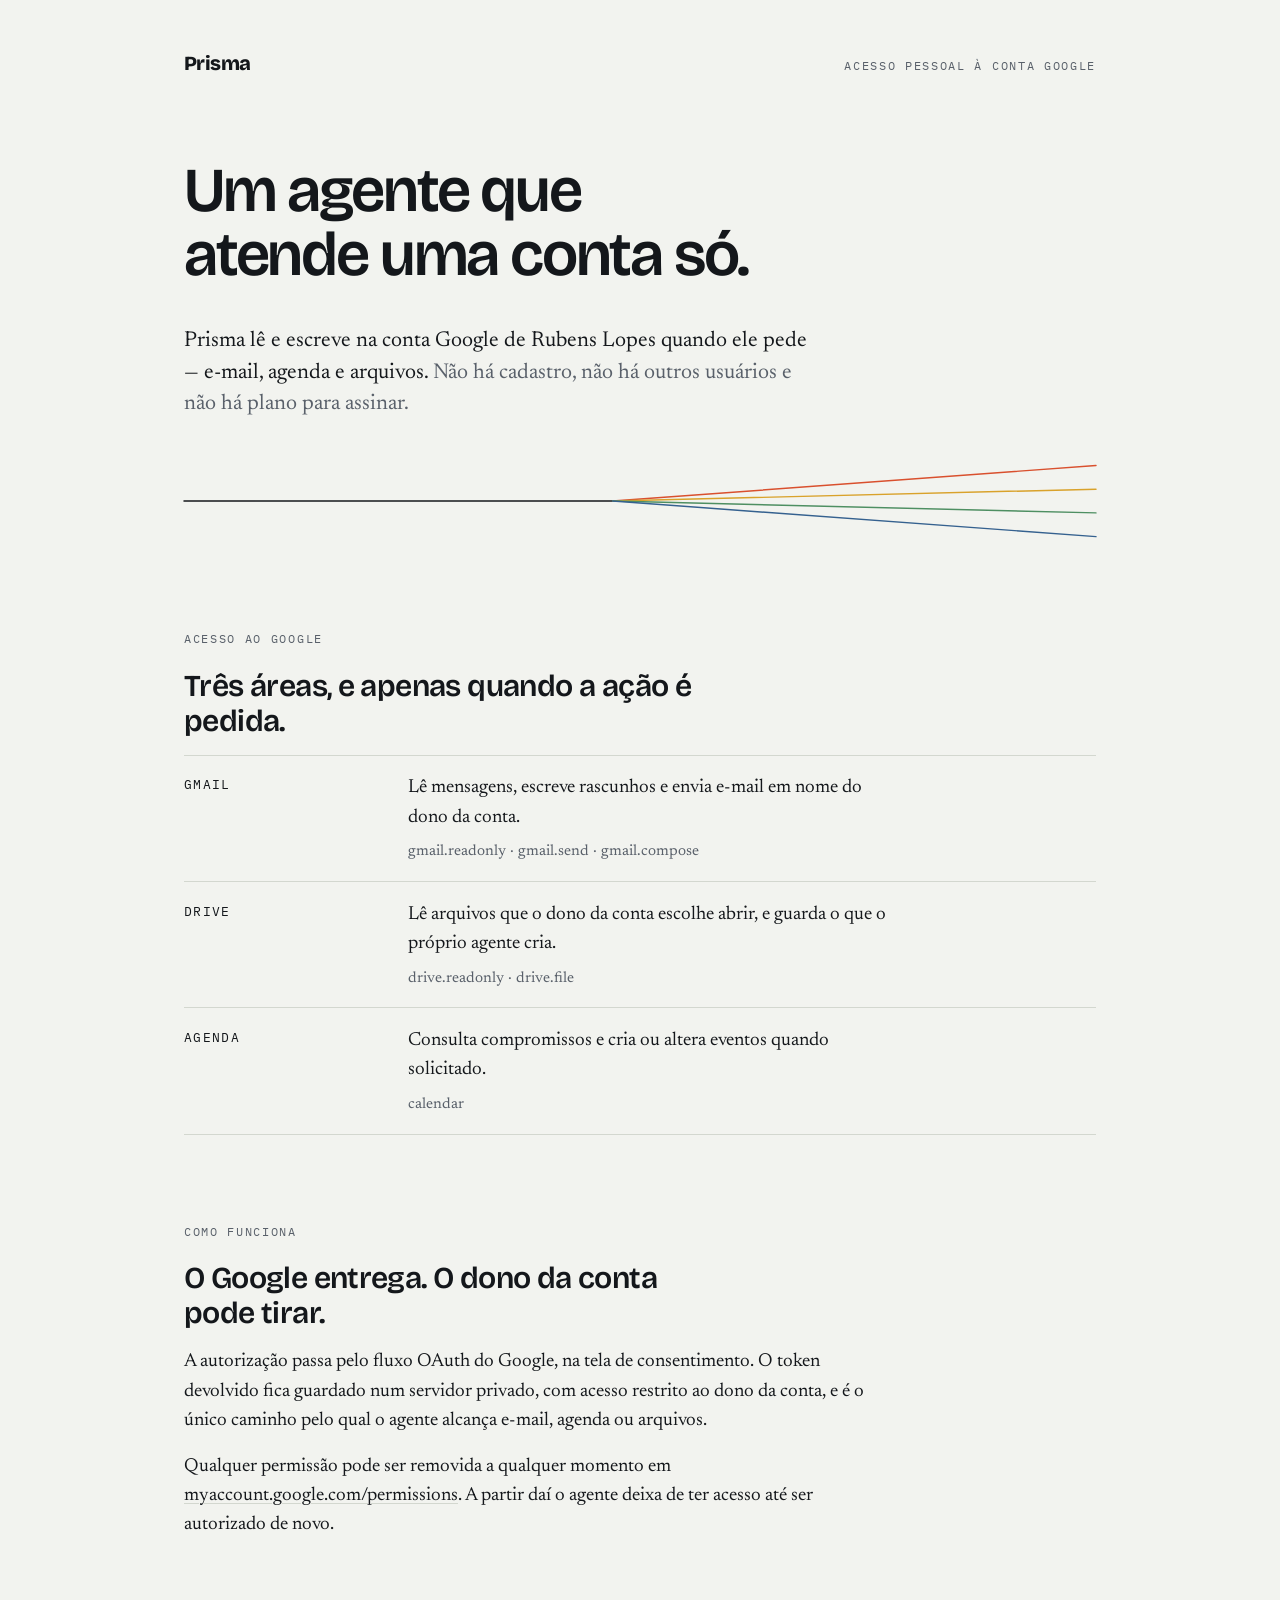
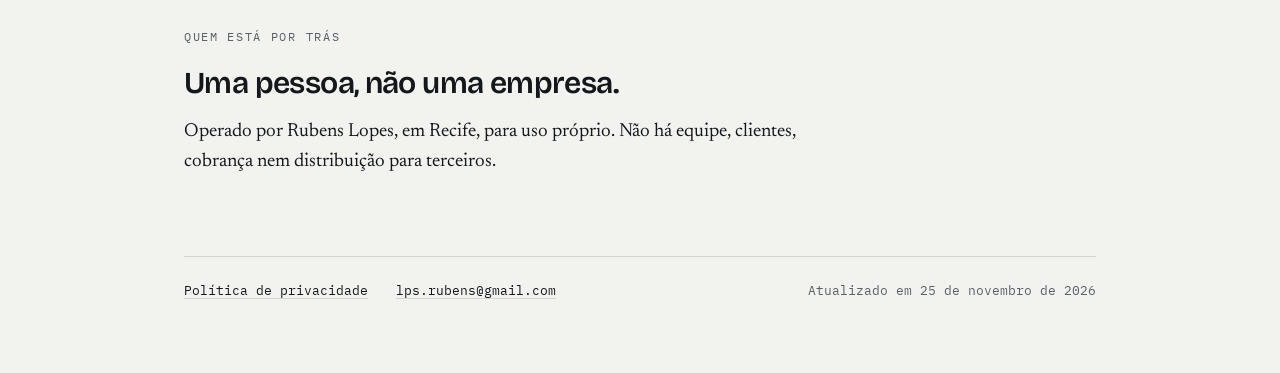
<file: index.html>
<!doctype html>
<html lang="pt-BR">
<head>
<meta charset="utf-8">
<meta name="viewport" content="width=device-width, initial-scale=1">
<title>Prisma — agente pessoal com acesso autorizado à conta Google</title>
<meta name="description" content="Prisma é um agente pessoal, de dono único, que lê e escreve na conta Google do próprio operador quando solicitado. Sem cadastro, sem outros usuários.">
<meta name="robots" content="index,follow">
<meta name="theme-color" content="#f2f3ef">
<link rel="preconnect" href="https://fonts.googleapis.com">
<link rel="preconnect" href="https://fonts.gstatic.com" crossorigin>
<link rel="stylesheet" href="https://fonts.googleapis.com/css2?family=Bricolage+Grotesque:opsz,wght@12..96,200..800&family=IBM+Plex+Mono:wght@400;500&family=Newsreader:ital,opsz,wght@0,6..72,300..600;1,6..72,300..500&display=swap">
<link rel="stylesheet" href="styles.css">
</head>
<body>
<div class="wrap">

  <header class="top">
    <p class="wordmark"><a href="/">Prisma</a></p>
    <p class="tag">acesso pessoal à conta Google</p>
  </header>

  <main>
    <div class="hero">
      <h1>Um agente que atende uma conta só.</h1>
      <p class="lede">Prisma lê e escreve na conta Google de Rubens Lopes quando ele pede — e-mail, agenda e arquivos. <span class="dim">Não há cadastro, não há outros usuários e não há plano para assinar.</span></p>

      <svg class="refraction" viewBox="0 0 1000 90" role="img" aria-label="Uma linha única de tinta que se abre em quatro feixes coloridos.">
        <path pathLength="1" stroke="#14171b" d="M0 45 H470" aria-hidden="true"/>
        <path pathLength="1" stroke="#d9502e" d="M470 45 L1000 6" aria-hidden="true"/>
        <path pathLength="1" stroke="#d9a22b" d="M470 45 L1000 32" aria-hidden="true"/>
        <path pathLength="1" stroke="#4e8f62" d="M470 45 L1000 58" aria-hidden="true"/>
        <path pathLength="1" stroke="#35618f" d="M470 45 L1000 84" aria-hidden="true"/>
      </svg>
    </div>

    <section class="section" aria-labelledby="acesso">
      <p class="eyebrow">Acesso ao Google</p>
      <h2 id="acesso">Três áreas, e apenas quando a ação é pedida.</h2>
      <ul class="access">
        <li>
          <span class="label">Gmail</span>
          <p class="what">Lê mensagens, escreve rascunhos e envia e-mail em nome do dono da conta.</p>
          <span class="when">gmail.readonly · gmail.send · gmail.compose</span>
        </li>
        <li>
          <span class="label">Drive</span>
          <p class="what">Lê arquivos que o dono da conta escolhe abrir, e guarda o que o próprio agente cria.</p>
          <span class="when">drive.readonly · drive.file</span>
        </li>
        <li>
          <span class="label">Agenda</span>
          <p class="what">Consulta compromissos e cria ou altera eventos quando solicitado.</p>
          <span class="when">calendar</span>
        </li>
      </ul>
    </section>

    <section class="section" aria-labelledby="funciona">
      <p class="eyebrow">Como funciona</p>
      <h2 id="funciona">O Google entrega. O dono da conta pode tirar.</h2>
      <p>A autorização passa pelo fluxo OAuth do Google, na tela de consentimento. O token devolvido fica guardado num servidor privado, com acesso restrito ao dono da conta, e é o único caminho pelo qual o agente alcança e-mail, agenda ou arquivos.</p>
      <p>Qualquer permissão pode ser removida a qualquer momento em <a href="https://myaccount.google.com/permissions">myaccount.google.com/permissions</a>. A partir daí o agente deixa de ter acesso até ser autorizado de novo.</p>
    </section>

    <section class="section" aria-labelledby="quem">
      <p class="eyebrow">Quem está por trás</p>
      <h2 id="quem">Uma pessoa, não uma empresa.</h2>
      <p>Operado por Rubens Lopes, em Recife, para uso próprio. Não há equipe, clientes, cobrança nem distribuição para terceiros.</p>
    </section>
  </main>

  <footer class="foot">
    <a href="privacidade.html">Política de privacidade</a>
    <a href="mailto:lps.rubens@gmail.com">lps.rubens@gmail.com</a>
    <span class="spacer"></span>
    <span>Atualizado em 25 de novembro de 2026</span>
  </footer>

</div>
</body>
</html>
</file>
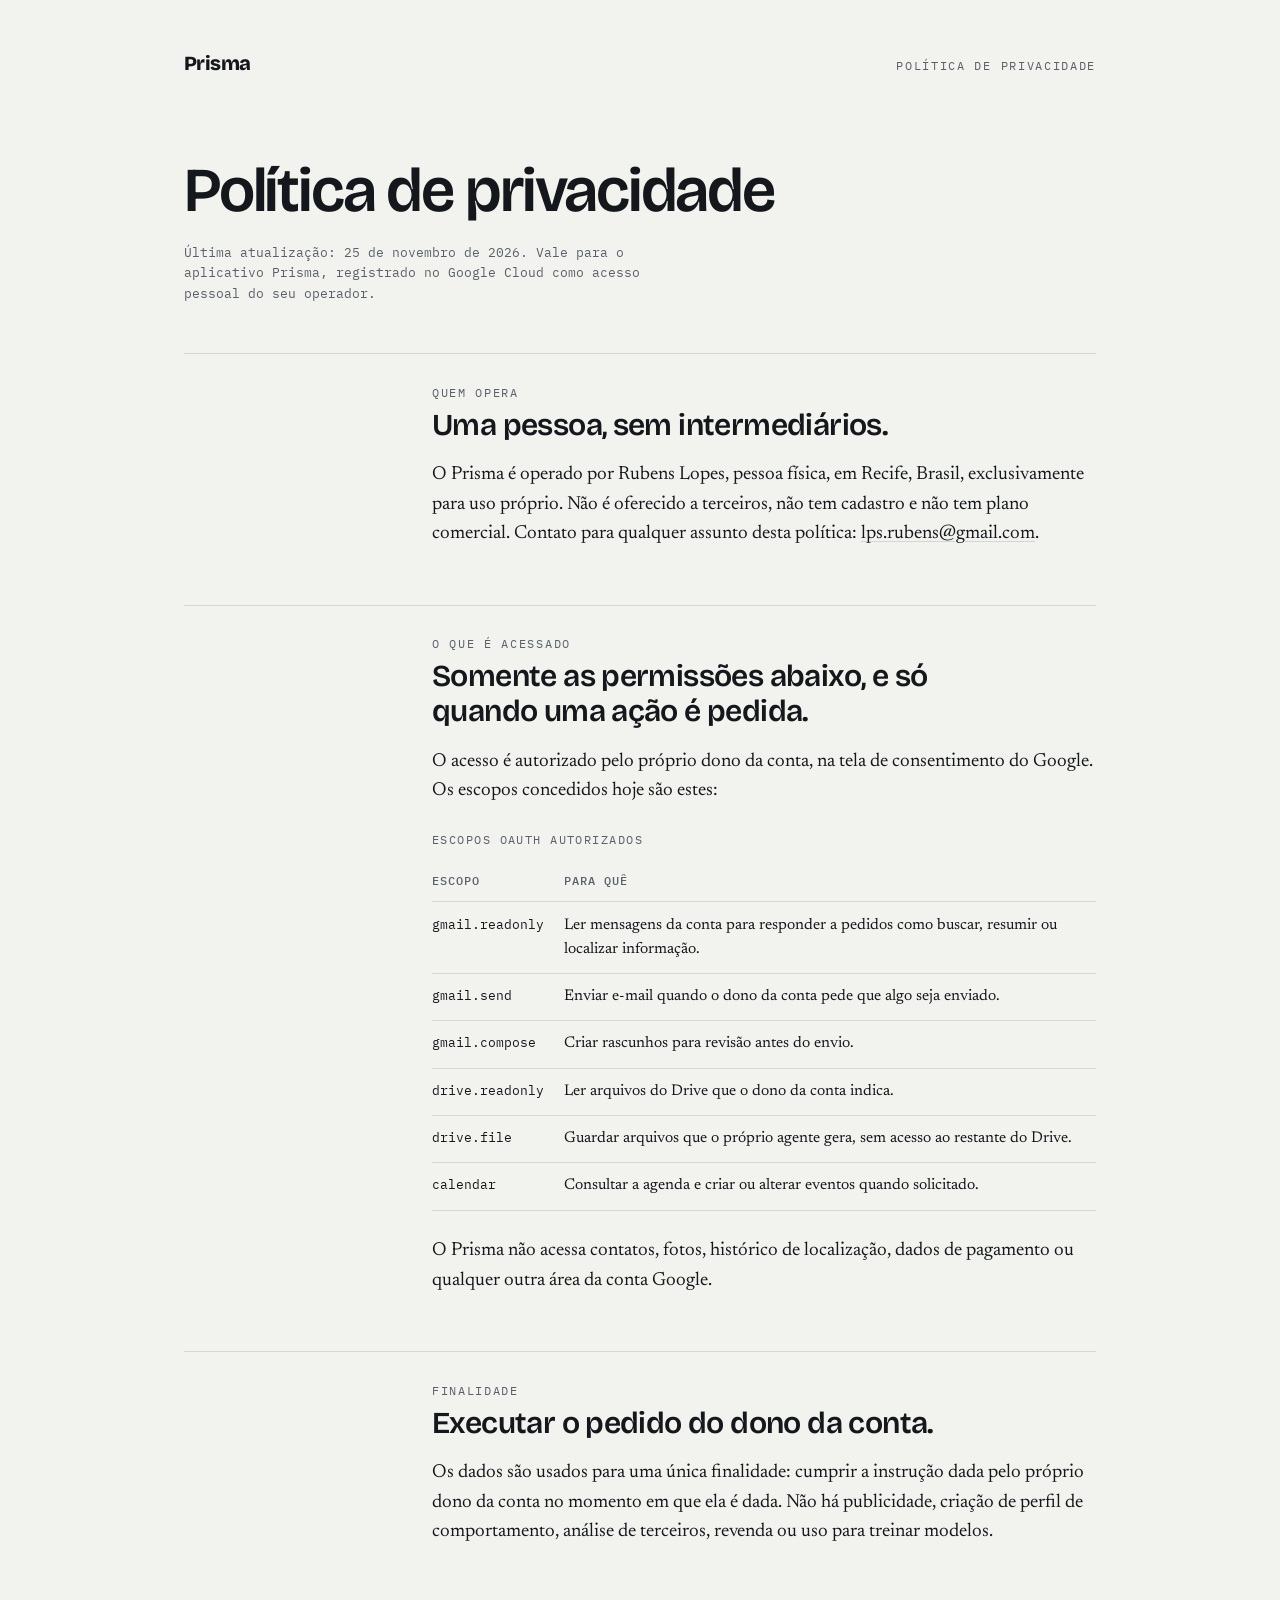
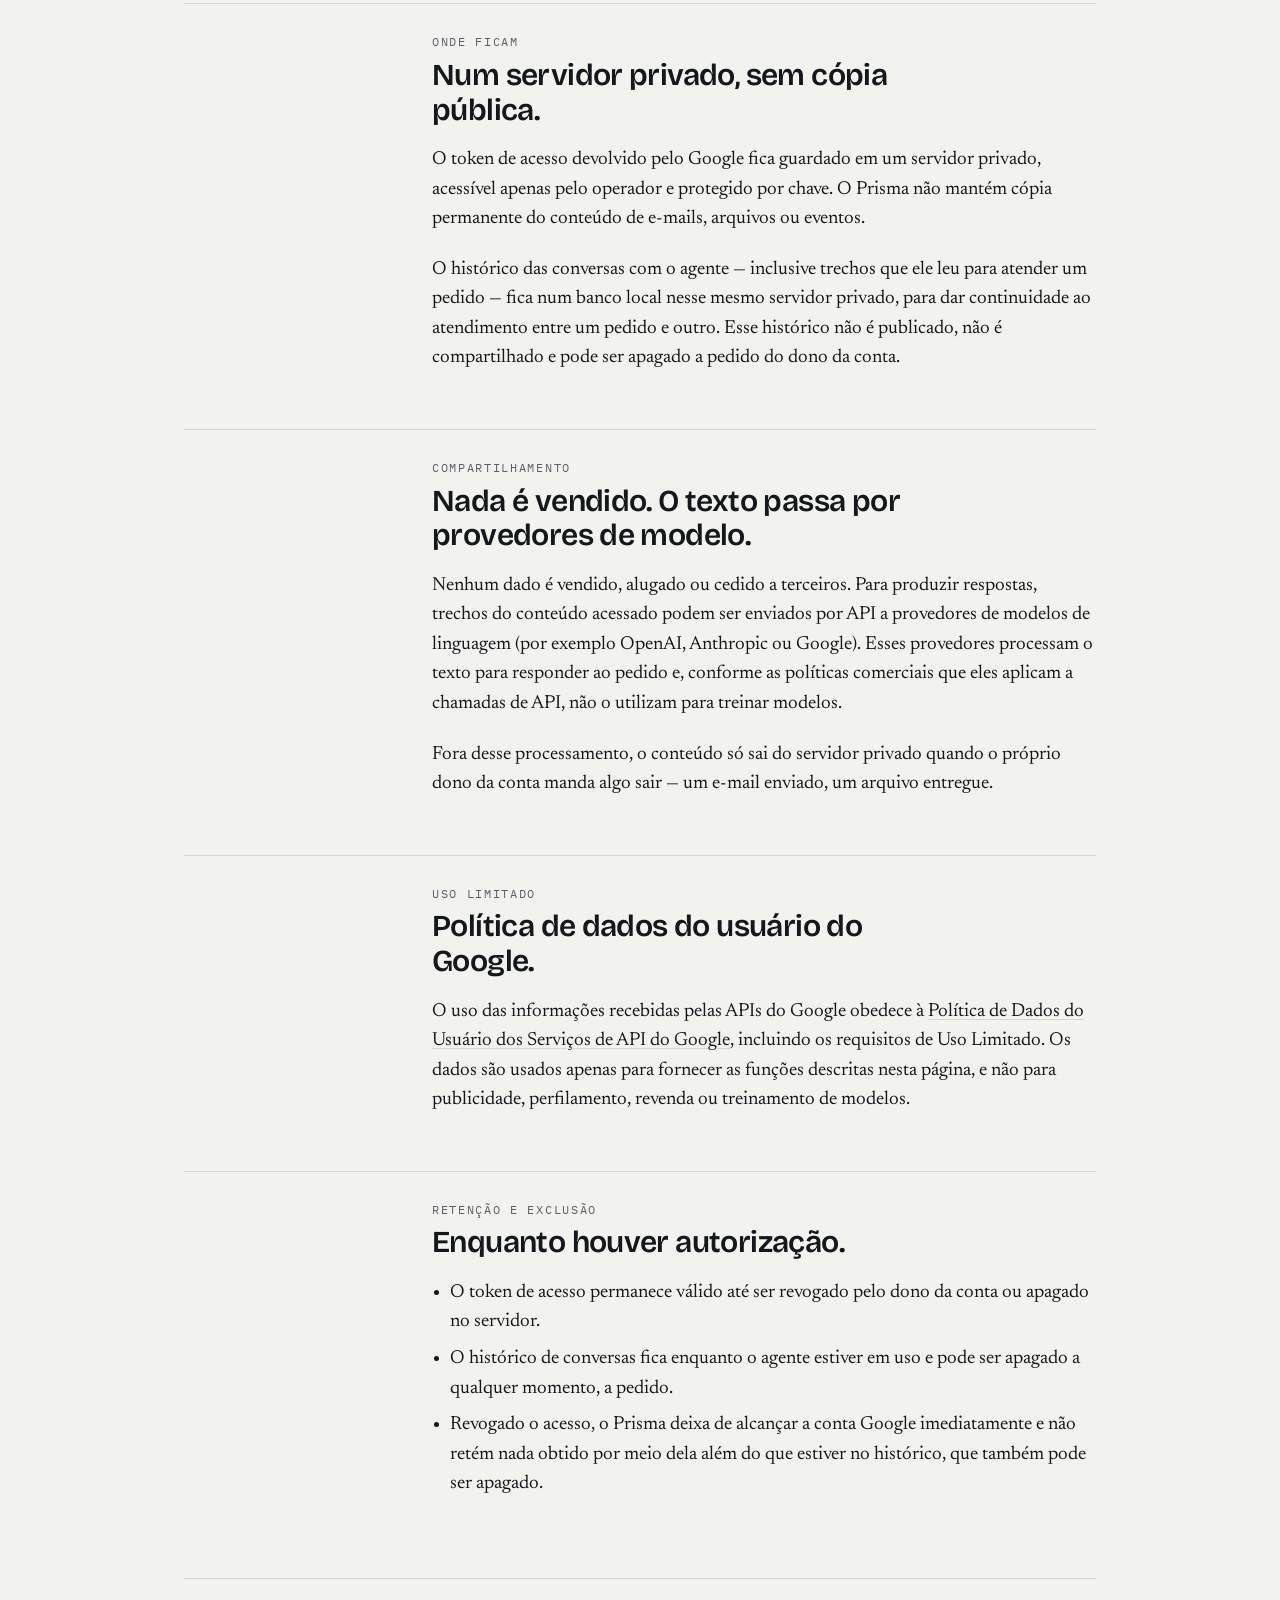
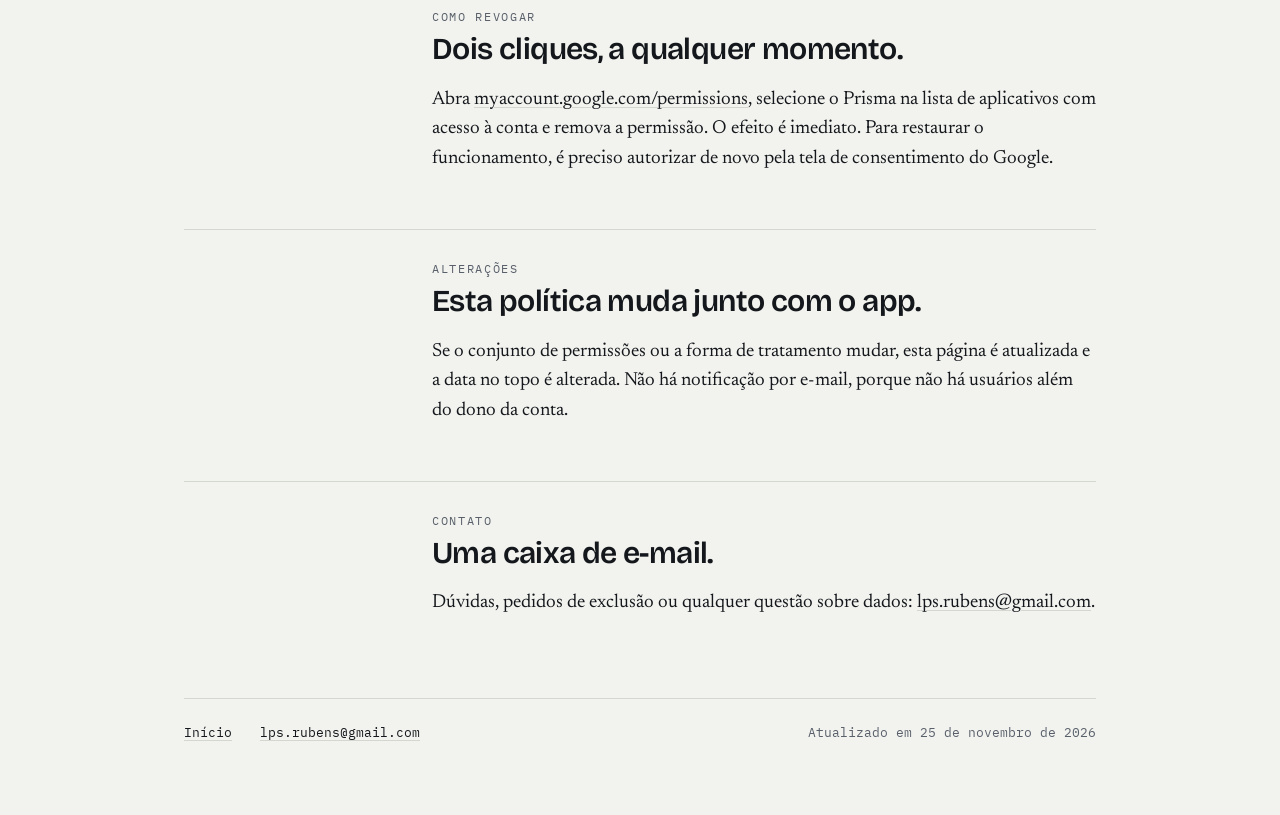
<file: privacidade.html>
<!doctype html>
<html lang="pt-BR">
<head>
<meta charset="utf-8">
<meta name="viewport" content="width=device-width, initial-scale=1">
<title>Política de privacidade — Prisma</title>
<meta name="description" content="Quais dados do Google o Prisma acessa, para quê, onde ficam e como revogar o acesso.">
<meta name="robots" content="index,follow">
<meta name="theme-color" content="#f2f3ef">
<link rel="preconnect" href="https://fonts.googleapis.com">
<link rel="preconnect" href="https://fonts.gstatic.com" crossorigin>
<link rel="stylesheet" href="https://fonts.googleapis.com/css2?family=Bricolage+Grotesque:opsz,wght@12..96,200..800&family=IBM+Plex+Mono:wght@400;500&family=Newsreader:ital,opsz,wght@0,6..72,300..600;1,6..72,300..500&display=swap">
<link rel="stylesheet" href="styles.css">
</head>
<body>
<div class="wrap">

  <header class="top">
    <p class="wordmark"><a href="index.html">Prisma</a></p>
    <p class="tag">política de privacidade</p>
  </header>

  <main>
    <h1>Política de privacidade</h1>
    <p class="meta">Última atualização: 25 de novembro de 2026. Vale para o aplicativo Prisma, registrado no Google Cloud como acesso pessoal do seu operador.</p>

    <div class="doc">

      <section aria-labelledby="quem-opera">
        <p class="eyebrow">Quem opera</p>
        <h2 id="quem-opera">Uma pessoa, sem intermediários.</h2>
        <p>O Prisma é operado por Rubens Lopes, pessoa física, em Recife, Brasil, exclusivamente para uso próprio. Não é oferecido a terceiros, não tem cadastro e não tem plano comercial. Contato para qualquer assunto desta política: <a href="mailto:lps.rubens@gmail.com">lps.rubens@gmail.com</a>.</p>
      </section>

      <section aria-labelledby="dados">
        <p class="eyebrow">O que é acessado</p>
        <h2 id="dados">Somente as permissões abaixo, e só quando uma ação é pedida.</h2>
        <p>O acesso é autorizado pelo próprio dono da conta, na tela de consentimento do Google. Os escopos concedidos hoje são estes:</p>
        <table class="scopes">
          <caption>Escopos OAuth autorizados</caption>
          <thead>
            <tr><th scope="col">Escopo</th><th scope="col">Para quê</th></tr>
          </thead>
          <tbody>
            <tr><td>gmail.readonly</td><td>Ler mensagens da conta para responder a pedidos como buscar, resumir ou localizar informação.</td></tr>
            <tr><td>gmail.send</td><td>Enviar e-mail quando o dono da conta pede que algo seja enviado.</td></tr>
            <tr><td>gmail.compose</td><td>Criar rascunhos para revisão antes do envio.</td></tr>
            <tr><td>drive.readonly</td><td>Ler arquivos do Drive que o dono da conta indica.</td></tr>
            <tr><td>drive.file</td><td>Guardar arquivos que o próprio agente gera, sem acesso ao restante do Drive.</td></tr>
            <tr><td>calendar</td><td>Consultar a agenda e criar ou alterar eventos quando solicitado.</td></tr>
          </tbody>
        </table>
        <p>O Prisma não acessa contatos, fotos, histórico de localização, dados de pagamento ou qualquer outra área da conta Google.</p>
      </section>

      <section aria-labelledby="finalidade">
        <p class="eyebrow">Finalidade</p>
        <h2 id="finalidade">Executar o pedido do dono da conta.</h2>
        <p>Os dados são usados para uma única finalidade: cumprir a instrução dada pelo próprio dono da conta no momento em que ela é dada. Não há publicidade, criação de perfil de comportamento, análise de terceiros, revenda ou uso para treinar modelos.</p>
      </section>

      <section aria-labelledby="onde-ficam">
        <p class="eyebrow">Onde ficam</p>
        <h2 id="onde-ficam">Num servidor privado, sem cópia pública.</h2>
        <p>O token de acesso devolvido pelo Google fica guardado em um servidor privado, acessível apenas pelo operador e protegido por chave. O Prisma não mantém cópia permanente do conteúdo de e-mails, arquivos ou eventos.</p>
        <p>O histórico das conversas com o agente — inclusive trechos que ele leu para atender um pedido — fica num banco local nesse mesmo servidor privado, para dar continuidade ao atendimento entre um pedido e outro. Esse histórico não é publicado, não é compartilhado e pode ser apagado a pedido do dono da conta.</p>
      </section>

      <section aria-labelledby="compartilhamento">
        <p class="eyebrow">Compartilhamento</p>
        <h2 id="compartilhamento">Nada é vendido. O texto passa por provedores de modelo.</h2>
        <p>Nenhum dado é vendido, alugado ou cedido a terceiros. Para produzir respostas, trechos do conteúdo acessado podem ser enviados por API a provedores de modelos de linguagem (por exemplo OpenAI, Anthropic ou Google). Esses provedores processam o texto para responder ao pedido e, conforme as políticas comerciais que eles aplicam a chamadas de API, não o utilizam para treinar modelos.</p>
        <p>Fora desse processamento, o conteúdo só sai do servidor privado quando o próprio dono da conta manda algo sair — um e-mail enviado, um arquivo entregue.</p>
      </section>

      <section aria-labelledby="uso-limitado">
        <p class="eyebrow">Uso limitado</p>
        <h2 id="uso-limitado">Política de dados do usuário do Google.</h2>
        <p>O uso das informações recebidas pelas APIs do Google obedece à <a href="https://developers.google.com/terms/api-services-user-data-policy">Política de Dados do Usuário dos Serviços de API do Google</a>, incluindo os requisitos de Uso Limitado. Os dados são usados apenas para fornecer as funções descritas nesta página, e não para publicidade, perfilamento, revenda ou treinamento de modelos.</p>
      </section>

      <section aria-labelledby="retencao">
        <p class="eyebrow">Retenção e exclusão</p>
        <h2 id="retencao">Enquanto houver autorização.</h2>
        <ul>
          <li>O token de acesso permanece válido até ser revogado pelo dono da conta ou apagado no servidor.</li>
          <li>O histórico de conversas fica enquanto o agente estiver em uso e pode ser apagado a qualquer momento, a pedido.</li>
          <li>Revogado o acesso, o Prisma deixa de alcançar a conta Google imediatamente e não retém nada obtido por meio dela além do que estiver no histórico, que também pode ser apagado.</li>
        </ul>
      </section>

      <section aria-labelledby="revogar">
        <p class="eyebrow">Como revogar</p>
        <h2 id="revogar">Dois cliques, a qualquer momento.</h2>
        <p>Abra <a href="https://myaccount.google.com/permissions">myaccount.google.com/permissions</a>, selecione o Prisma na lista de aplicativos com acesso à conta e remova a permissão. O efeito é imediato. Para restaurar o funcionamento, é preciso autorizar de novo pela tela de consentimento do Google.</p>
      </section>

      <section aria-labelledby="alteracoes">
        <p class="eyebrow">Alterações</p>
        <h2 id="alteracoes">Esta política muda junto com o app.</h2>
        <p>Se o conjunto de permissões ou a forma de tratamento mudar, esta página é atualizada e a data no topo é alterada. Não há notificação por e-mail, porque não há usuários além do dono da conta.</p>
      </section>

      <section aria-labelledby="contato">
        <p class="eyebrow">Contato</p>
        <h2 id="contato">Uma caixa de e-mail.</h2>
        <p>Dúvidas, pedidos de exclusão ou qualquer questão sobre dados: <a href="mailto:lps.rubens@gmail.com">lps.rubens@gmail.com</a>.</p>
      </section>

    </div>
  </main>

  <footer class="foot">
    <a href="index.html">Início</a>
    <a href="mailto:lps.rubens@gmail.com">lps.rubens@gmail.com</a>
    <span class="spacer"></span>
    <span>Atualizado em 25 de novembro de 2026</span>
  </footer>

</div>
</body>
</html>
</file>
<file: styles.css>
:root {
  --ink: #14171b;
  --paper: #f2f3ef;
  --panel: #fbfbf8;
  --muted: #59606a;
  --rule: #d3d7cf;
  --vermilion: #d9502e;
  --amber: #d9a22b;
  --green: #4e8f62;
  --blue: #35618f;
  --display: "Bricolage Grotesque", "Helvetica Neue", Arial, sans-serif;
  --body: "Newsreader", Georgia, "Times New Roman", serif;
  --mono: "IBM Plex Mono", ui-monospace, "SFMono-Regular", Menlo, monospace;
  --measure: 68ch;
}

*,
*::before,
*::after {
  box-sizing: border-box;
}

html {
  -webkit-text-size-adjust: 100%;
}

body {
  margin: 0;
  background: var(--paper);
  color: var(--ink);
  font-family: var(--body);
  font-size: clamp(1.0625rem, 0.5vw + 0.95rem, 1.1875rem);
  line-height: 1.55;
  font-synthesis-weight: none;
  text-rendering: optimizeLegibility;
}

.wrap {
  max-width: 1040px;
  margin: 0 auto;
  padding: clamp(1.25rem, 4vw, 3rem) clamp(1.25rem, 5vw, 4rem) clamp(2.5rem, 6vw, 4.5rem);
}

/* ---------- top bar ---------- */

.top {
  display: flex;
  align-items: baseline;
  justify-content: space-between;
  gap: 1rem;
  flex-wrap: wrap;
  padding-bottom: clamp(2.5rem, 7vw, 5rem);
}

.wordmark {
  font-family: var(--display);
  font-weight: 800;
  font-size: 1.25rem;
  letter-spacing: -0.03em;
  margin: 0;
}

.wordmark a {
  color: inherit;
  text-decoration: none;
}

.wordmark a:hover {
  text-decoration: underline;
  text-underline-offset: 0.25em;
}

.tag {
  font-family: var(--mono);
  font-size: 0.75rem;
  letter-spacing: 0.14em;
  text-transform: uppercase;
  color: var(--muted);
  margin: 0;
}

/* ---------- hero ---------- */

.hero {
  display: grid;
  gap: clamp(1.5rem, 4vw, 2.5rem);
}

h1 {
  font-family: var(--display);
  font-weight: 600;
  font-size: clamp(2.1rem, 6.2vw, 3.9rem);
  line-height: 1.02;
  letter-spacing: -0.035em;
  margin: 0;
  text-wrap: balance;
  max-width: 22ch;
}

.meta {
  font-family: var(--mono);
  font-size: 0.8125rem;
  line-height: 1.6;
  color: var(--muted);
  max-width: 62ch;
  margin: 1.25rem 0 0;
}

.lede {
  margin: 0;
  max-width: 52ch;
  font-size: clamp(1.1rem, 1vw + 0.9rem, 1.35rem);
  line-height: 1.45;
  color: var(--ink);
}

.lede .dim {
  color: var(--muted);
}

/* ---------- signature: refraction rule ---------- */

.refraction {
  display: block;
  width: 100%;
  height: auto;
  max-height: 96px;
  overflow: visible;
}

.refraction path {
  fill: none;
  stroke-linecap: round;
  stroke-width: 1.6;
}

@media (prefers-reduced-motion: no-preference) {
  .refraction path {
    stroke-dasharray: 1;
    stroke-dashoffset: 1;
    animation: draw 1100ms cubic-bezier(0.2, 0.7, 0.2, 1) forwards;
  }

  .refraction path:nth-child(2) { animation-delay: 620ms; }
  .refraction path:nth-child(3) { animation-delay: 700ms; }
  .refraction path:nth-child(4) { animation-delay: 780ms; }
  .refraction path:nth-child(5) { animation-delay: 860ms; }

  @keyframes draw {
    to { stroke-dashoffset: 0; }
  }
}

@media (prefers-reduced-motion: reduce) {
  .refraction path {
    stroke-dashoffset: 0;
    animation: none;
  }
}

/* ---------- sections ---------- */

.section {
  margin-top: clamp(3rem, 8vw, 5.5rem);
}

.eyebrow {
  font-family: var(--mono);
  font-size: 0.75rem;
  letter-spacing: 0.14em;
  text-transform: uppercase;
  color: var(--muted);
  margin: 0 0 1.25rem;
}

h2 {
  font-family: var(--display);
  font-weight: 600;
  font-size: clamp(1.35rem, 1.6vw + 1rem, 1.9rem);
  line-height: 1.15;
  letter-spacing: -0.02em;
  margin: 0 0 1rem;
  max-width: 26ch;
}

p {
  margin: 0 0 1rem;
  max-width: var(--measure);
}

p:last-child {
  margin-bottom: 0;
}

/* ---------- access rows ---------- */

.access {
  list-style: none;
  margin: 0;
  padding: 0;
  border-top: 1px solid var(--rule);
}

.access li {
  display: grid;
  grid-template-columns: minmax(7rem, 12rem) 1fr;
  gap: 0.5rem 2rem;
  padding: 1.1rem 0;
  border-bottom: 1px solid var(--rule);
}

.access .label {
  font-family: var(--mono);
  font-size: 0.8125rem;
  letter-spacing: 0.1em;
  text-transform: uppercase;
  color: var(--ink);
  padding-top: 0.15em;
}

.access .what {
  margin: 0;
  max-width: 48ch;
}

.access .when {
  grid-column: 2;
  font-size: 0.9375rem;
  color: var(--muted);
}

/* ---------- privacy document ---------- */

.doc {
  display: grid;
  gap: clamp(2rem, 5vw, 3.5rem);
  margin-top: clamp(2rem, 5vw, 3rem);
}

.doc section {
  display: grid;
  gap: 0.35rem 2.5rem;
  padding-top: 1.5rem;
  border-top: 1px solid var(--rule);
}

.doc p,
.doc ul {
  max-width: var(--measure);
}

.doc ul {
  margin: 0 0 1rem;
  padding-left: 1.1rem;
}

.doc li {
  margin-bottom: 0.45rem;
}

.doc h2 {
  margin-bottom: 0.75rem;
}

@media (max-width: 620px) {
  .scopes caption {
    display: block;
    width: 100%;
  }

  .scopes thead {
    display: none;
  }

  .scopes,
  .scopes tbody,
  .scopes tr,
  .scopes td {
    display: block;
    width: 100%;
  }

  .scopes tr {
    padding: 0.75rem 0;
    border-bottom: 1px solid var(--rule);
  }

  .scopes td {
    border: 0;
    padding: 0;
  }

  .scopes td:first-child {
    padding-bottom: 0.15rem;
    color: var(--muted);
  }

  .access li {
    grid-template-columns: 1fr;
    gap: 0.35rem;
  }

  .access .when {
    grid-column: 1;
  }
}

@media (min-width: 860px) {
  .doc section {
    grid-template-columns: 13rem 1fr;
  }

  .doc .eyebrow {
    margin: 0.35rem 0 0;
    grid-row: 1 / span 2;
  }

  .doc h2,
  .doc p,
  .doc ul,
  .doc table {
    grid-column: 2;
  }
}

/* ---------- scope table ---------- */

.scopes {
  border-collapse: collapse;
  width: 100%;
  margin: 0.25rem 0 1.25rem;
  font-size: 0.9688rem;
}

.scopes caption {
  text-align: left;
  font-family: var(--mono);
  font-size: 0.75rem;
  letter-spacing: 0.12em;
  text-transform: uppercase;
  color: var(--muted);
  padding-bottom: 0.6rem;
}

.scopes th,
.scopes td {
  text-align: left;
  vertical-align: top;
  padding: 0.7rem 0.75rem 0.7rem 0;
  border-bottom: 1px solid var(--rule);
}

.scopes th {
  font-family: var(--mono);
  font-weight: 500;
  font-size: 0.78rem;
  letter-spacing: 0.08em;
  text-transform: uppercase;
  color: var(--muted);
  white-space: nowrap;
}

.scopes td:first-child {
  font-family: var(--mono);
  font-size: 0.84rem;
  white-space: nowrap;
  padding-right: 1.25rem;
}

/* ---------- footer ---------- */

.foot {
  margin-top: clamp(3rem, 7vw, 5rem);
  padding-top: 1.5rem;
  border-top: 1px solid var(--rule);
  display: flex;
  flex-wrap: wrap;
  gap: 0.75rem 1.75rem;
  align-items: baseline;
  font-family: var(--mono);
  font-size: 0.8125rem;
  color: var(--muted);
}

.foot a {
  color: var(--ink);
  text-underline-offset: 0.25em;
}

.foot .spacer {
  flex: 1 1 auto;
}

/* ---------- links & focus ---------- */

a {
  color: var(--ink);
  text-decoration-color: var(--rule);
  text-decoration-thickness: 1px;
  text-underline-offset: 0.18em;
}

a:hover {
  text-decoration-color: var(--ink);
}

:focus-visible {
  outline: 2px solid var(--blue);
  outline-offset: 3px;
  border-radius: 2px;
}
</file>
